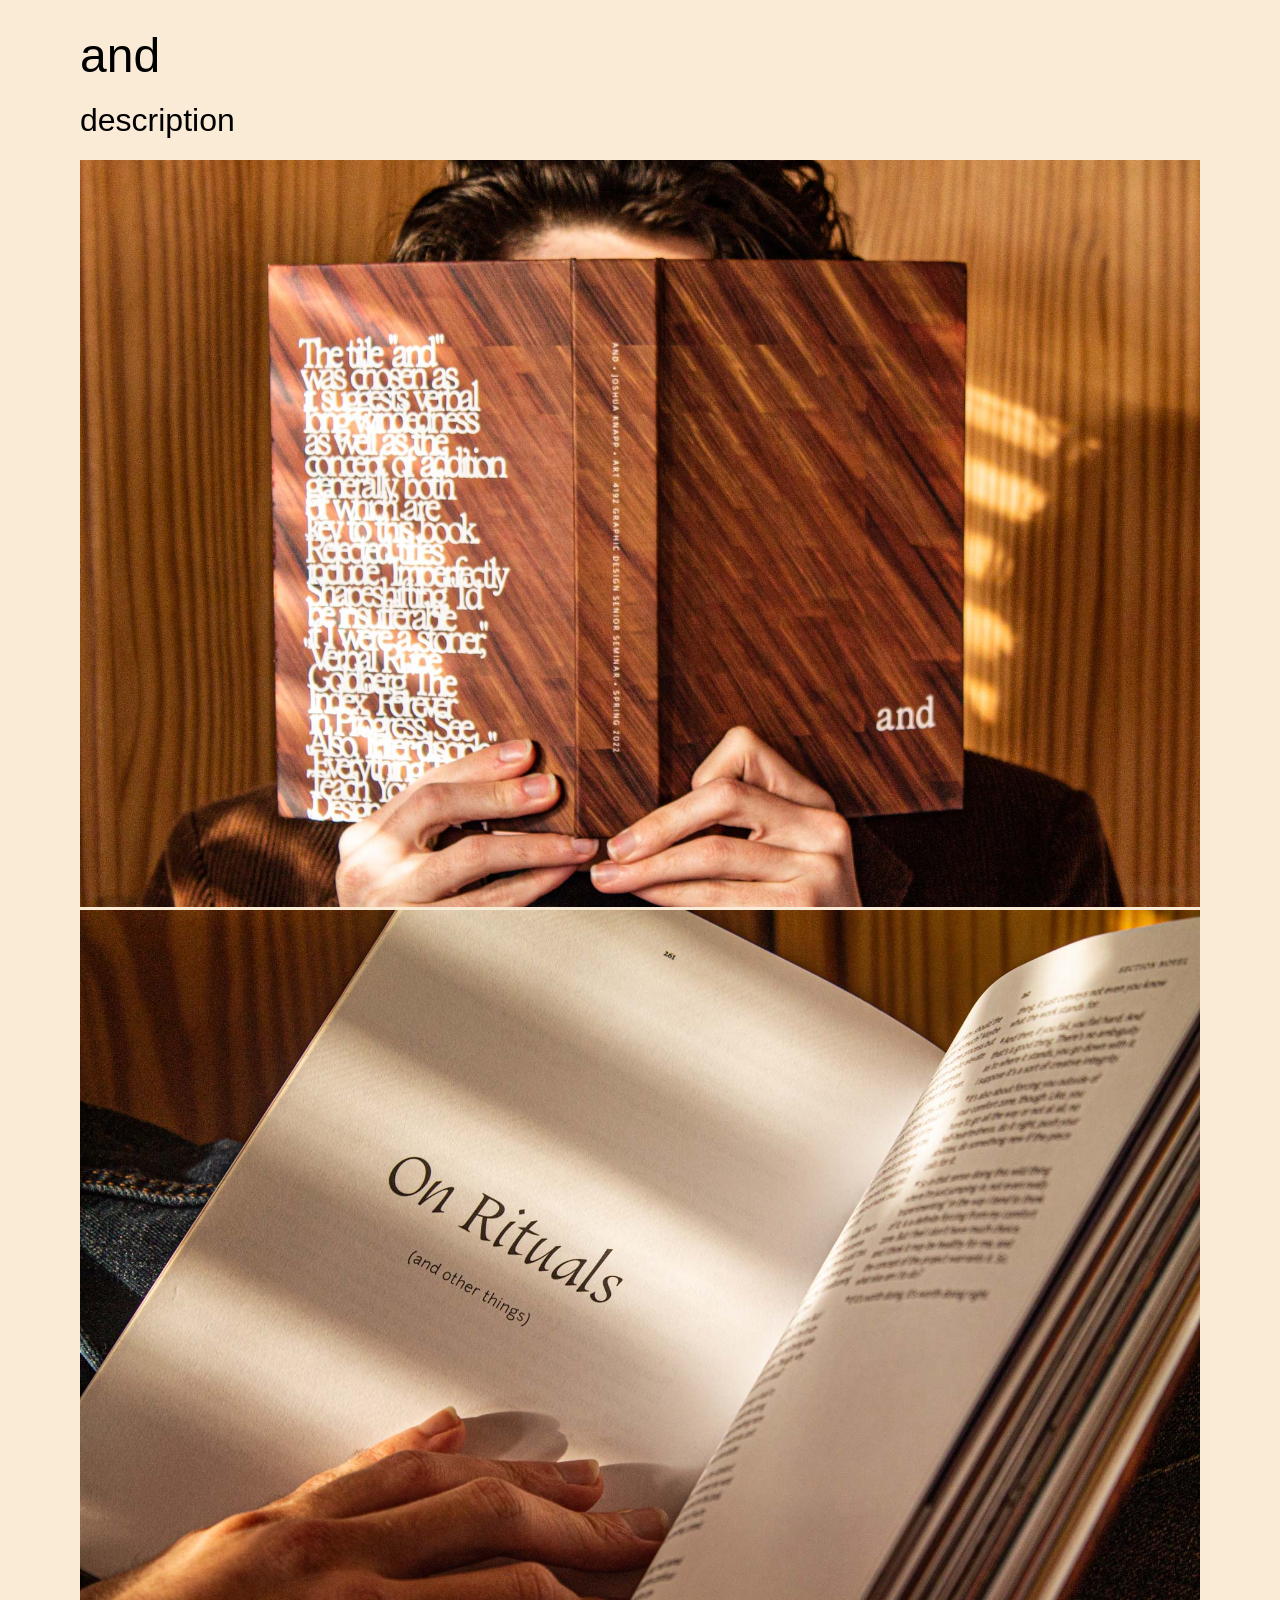
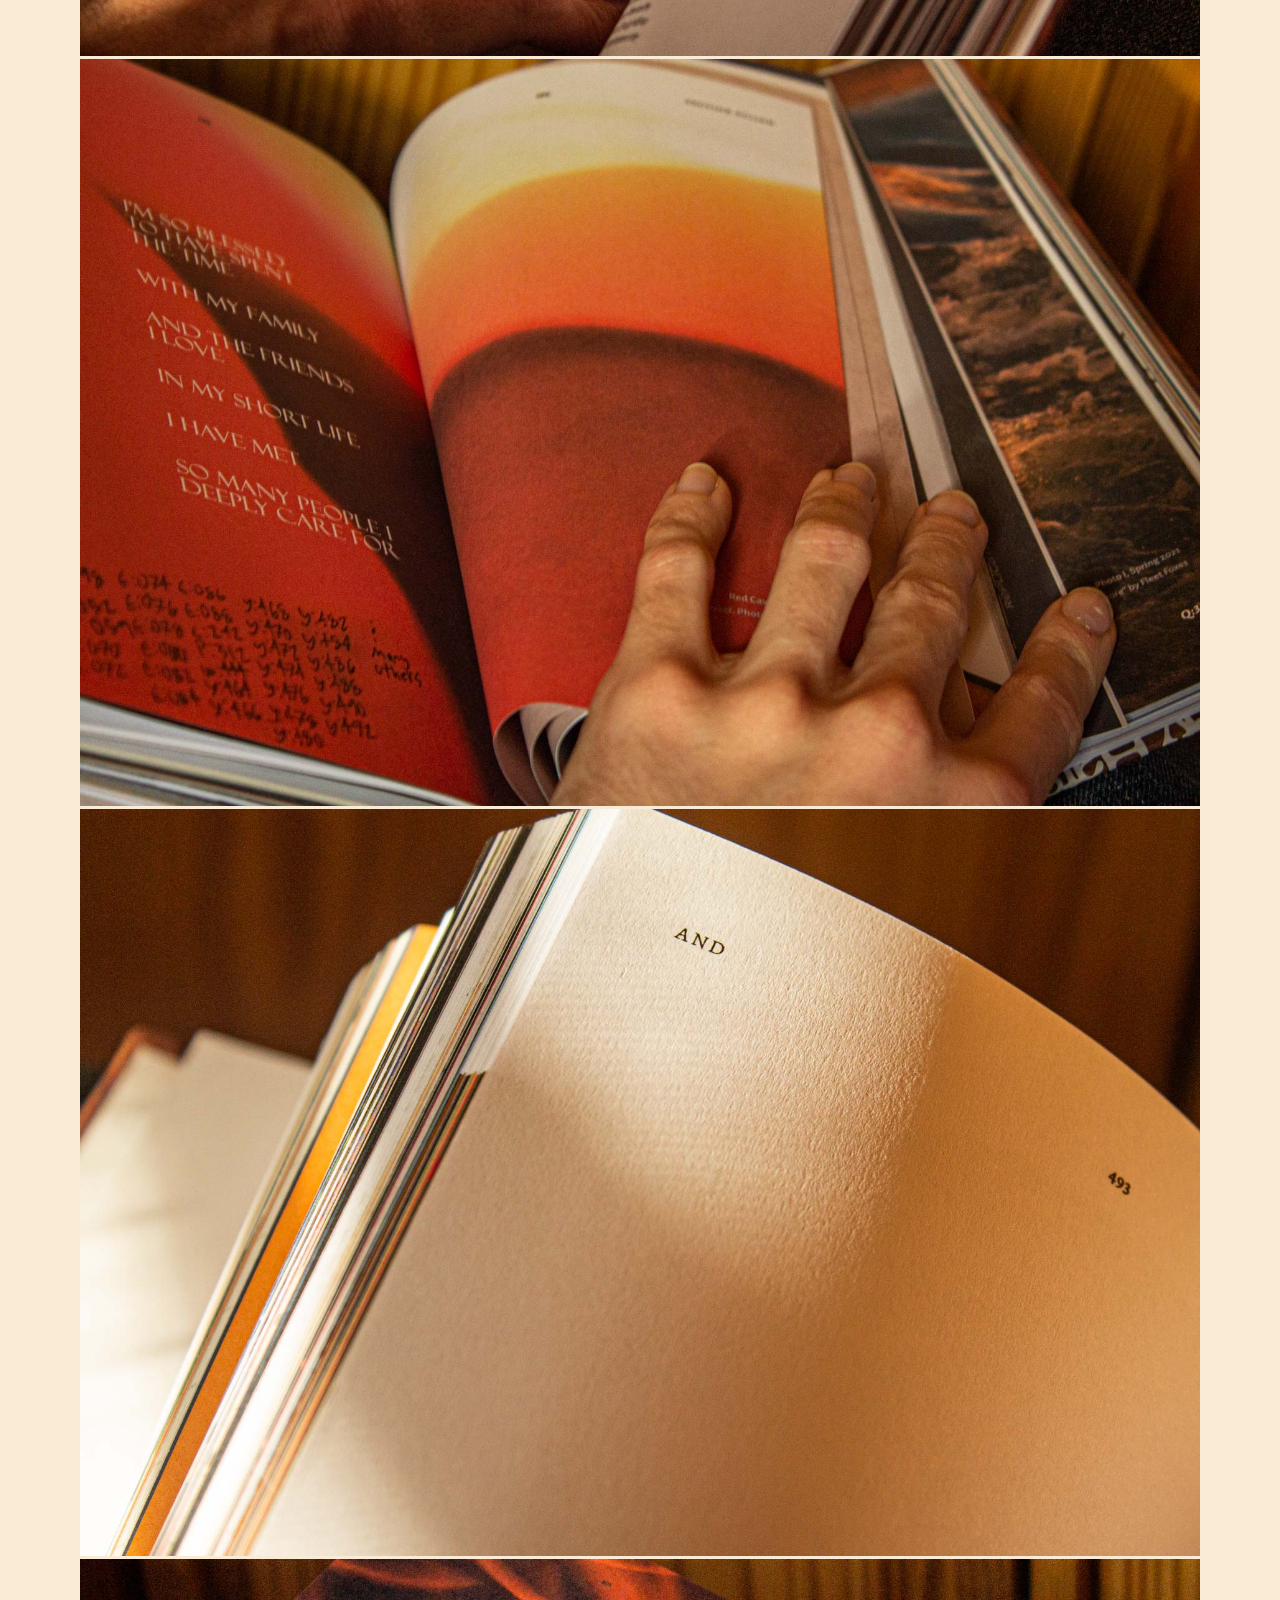
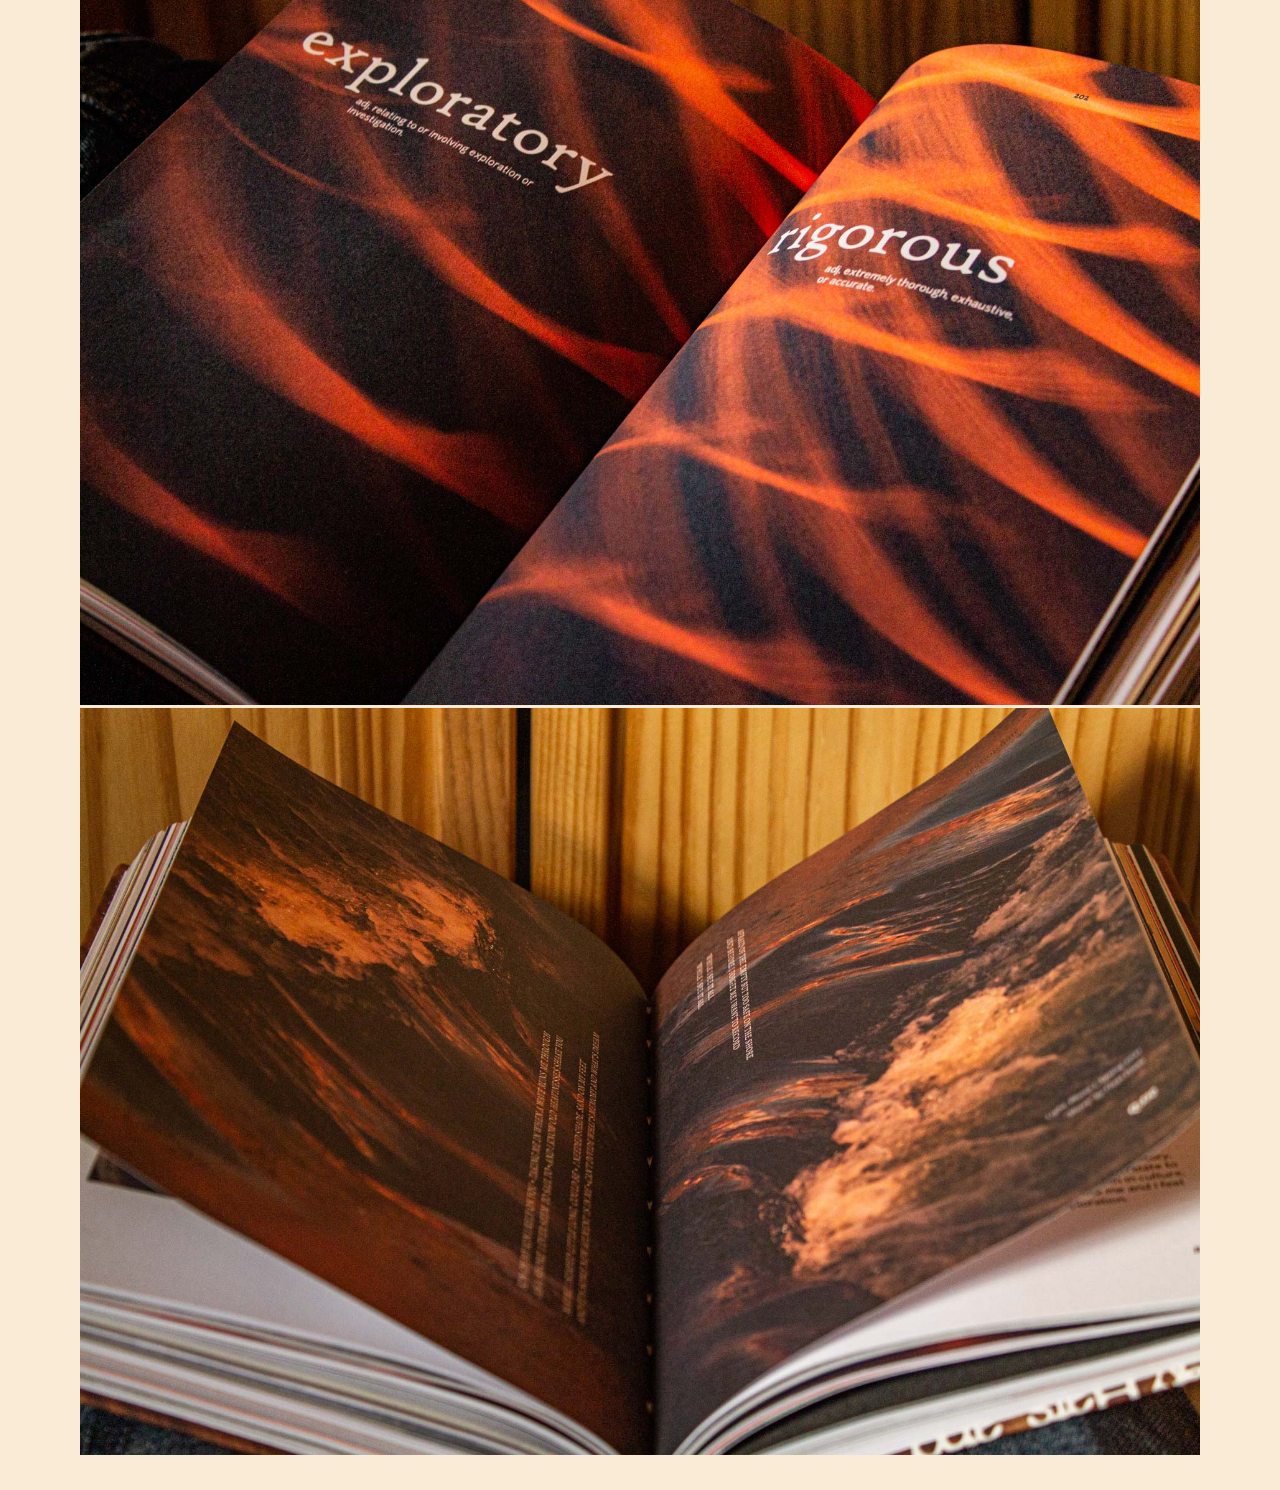
<file: projects/and/and.html>
<!DOCTYPE html>
<html lang="en-US">

<head>
    <meta charset="UTF-8">
    <title>Joshua Ryan Knapp</title>
    <link rel="icon" type="image/x-icon" href="images/favicon.png">

    <meta name="viewport" content="width=device-width, initial-scale=1.0" />
    <!-- Links to Google or Adobe fonts go here -->

    <!-- Load external style sheets. They should be in same folder as your HTML file -->
    <!--  reset style goes first-->
    <link href="../../css/reset.css" rel="stylesheet" type="text/css">
    <link href="../../css/style.css" rel="stylesheet" type="text/css">
    <link href="../../css/responsive-site.css" rel="stylesheet" type="text/css">

    


</head>

<body>
       <nav id="header">
              </nav>
          
              <h1>and</h1>
            
              <h2>description</h2>
      
              <div class="gallery">
                <img src="and-1.jpg">
                <img src="and-2.jpg">
                <img src="and-3.jpg">
                <img src="and-4.jpg">
                <img src="and-5.jpg">
                <img src="and-6.jpg">
                
            </div>
             
      

        

                


 


</body>

</html>
</file>
<file: css/style.css>
@charset "UTF-8";

html{
  background-color: antiquewhite;
}

a{
  text-decoration: none;
  color: black;
}

body{
  margin: 2rem 5rem;
}

h1{
  font-family: sans-serif;
  font-size: 3rem;
  margin: 1rem 0;
}

.section{
  margin-top: 5rem;
  padding-top: 1rem;
  border-top: 3px solid black;
}

h2{
  font-family: sans-serif;
  font-size: 2rem;
  margin: 1rem 0;
  line-height: 3rem;
}

h3{
  font-family: sans-serif;
  font-size: 1.6rem;
  /* margin: 1rem 0; */
  line-height: 3rem;
}

img{
  width: 100%;
}

.imgbox-sm{
  width: 40%;
  margin: 0 auto;
}

.project{
  width: 25vw;
  margin: 1rem;
  padding: 1rem;
  border: 1px solid black;
}

.project img, .project h3{
    transition: transform .1s ease;
}

.project img{
  aspect-ratio: 9 / 6;
}

.project:hover > img{
  transform: scaleY(60%);
}

.project:hover > h3{
  transform: scaleY(500%);
}

.projects{
  display: flex;
  flex-wrap: wrap;
  justify-content: center;
}
</file>
<file: css/responsive-site.css>
@media only screen and (max-width: 850px) {

    
}
</file>
